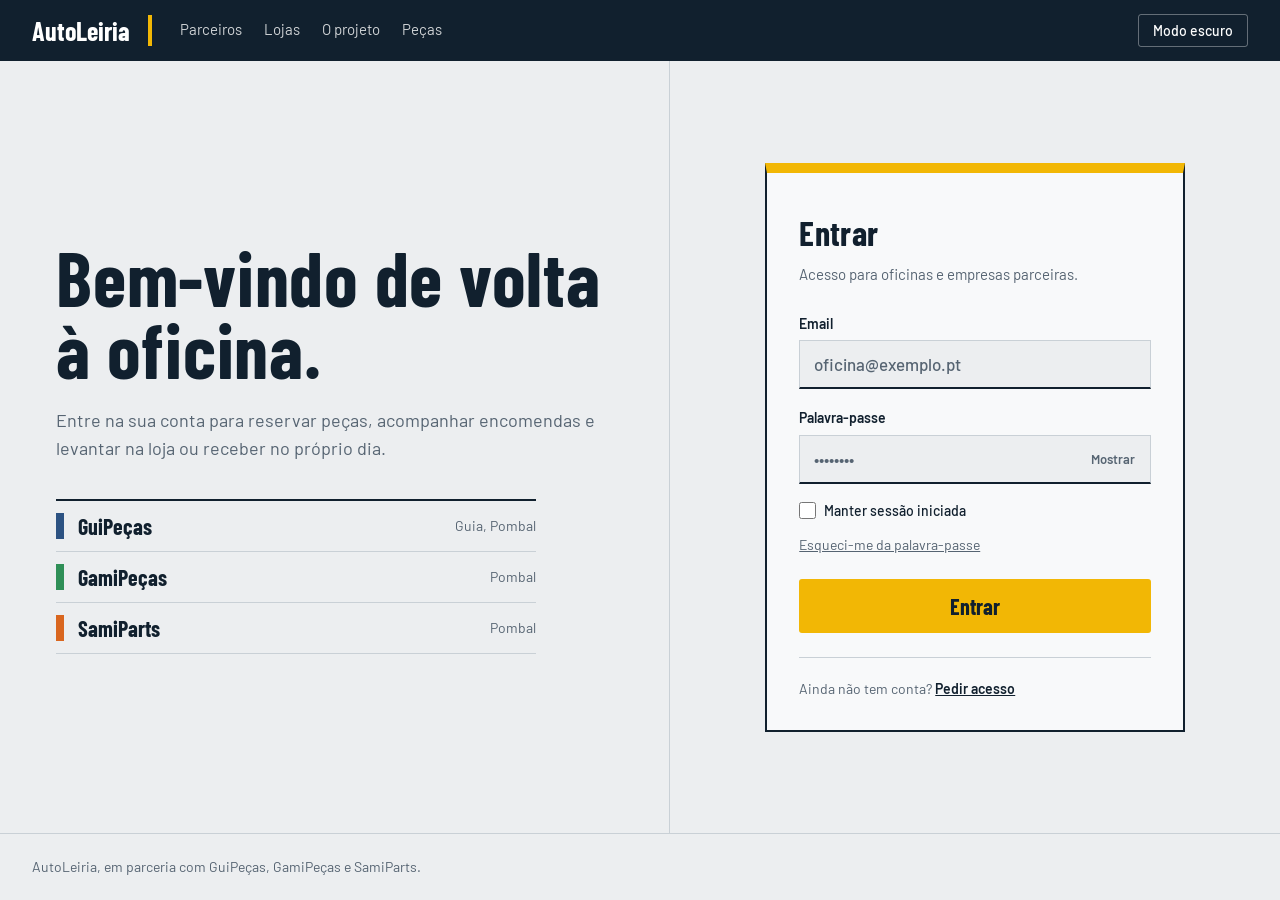
<file: Design/login.html>
<!DOCTYPE html>
<html lang="pt">
<head>
<meta charset="UTF-8">
<meta name="viewport" content="width=device-width, initial-scale=1.0">
<title>Entrar | AutoLeiria</title>
<link rel="preconnect" href="https://fonts.googleapis.com">
<link rel="preconnect" href="https://fonts.gstatic.com" crossorigin>
<link href="https://fonts.googleapis.com/css2?family=Barlow:wght@400;500;600&family=Barlow+Condensed:wght@600;700&display=swap" rel="stylesheet">
<style>
:root{
  --bg:#ECEEF0; --panel:#F8F9FA; --ink:#11202E; --steel:#566472; --line:#C9D0D6;
  --sinal:#F2B705; --gui:#2C5282; --gami:#2F8F57; --sami:#D9661F; --erro:#B42318;
}
body.dark{
  --bg:#12171B; --panel:#1A2127; --ink:#E6EBEF; --steel:#93A0AC; --line:#2F3A43;
  --gui:#6FA3DE; --gami:#5CC48A; --sami:#F08C4A; --erro:#F97066;
}
*{box-sizing:border-box;margin:0;padding:0}
body{font:400 16px/1.55 'Barlow',system-ui,sans-serif;background:var(--bg);color:var(--ink);min-height:100vh;display:flex;flex-direction:column;transition:background .25s,color .25s}
a{color:inherit}
:focus-visible{outline:3px solid var(--sinal);outline-offset:2px}
h1,h2,h3{font-family:'Barlow Condensed','Arial Narrow',sans-serif;font-weight:700;letter-spacing:.01em}

header{display:flex;align-items:center;gap:28px;padding:14px 32px;background:var(--ink);color:#fff;position:sticky;top:0;z-index:100}
body.dark header{background:#0B0F12}
.logo{font:700 26px 'Barlow Condensed',sans-serif;text-decoration:none;padding-right:18px;border-right:4px solid var(--sinal)}
nav{display:flex;gap:22px;font-size:15px;flex:1}
nav a{text-decoration:none;opacity:.8;padding:4px 0;border-bottom:2px solid transparent}
nav a:hover{opacity:1;border-color:var(--sinal)}
.hbtn{background:none;border:1px solid rgba(255,255,255,.35);color:#fff;font:500 14px 'Barlow',sans-serif;padding:7px 14px;border-radius:3px;cursor:pointer}
.hbtn:hover{background:rgba(255,255,255,.12)}

main{flex:1;display:grid;grid-template-columns:1.1fr 1fr}
.lado{padding:72px 56px;border-right:1px solid var(--line);display:flex;flex-direction:column;justify-content:center}
.lado h1{font-size:clamp(42px,6vw,76px);line-height:.95;max-width:9em;margin-bottom:22px}
.lado p{max-width:30em;color:var(--steel);font-size:18px;margin-bottom:36px}
.lista{border-top:2px solid var(--ink);max-width:30em}
.lista div{display:grid;grid-template-columns:8px 1fr auto;gap:14px;align-items:center;padding:12px 0;border-bottom:1px solid var(--line)}
.lista i{align-self:stretch;background:var(--c)}
.lista b{font:700 22px 'Barlow Condensed',sans-serif}
.lista span{font-size:14px;color:var(--steel)}

.form-wrap{display:flex;align-items:center;justify-content:center;padding:56px 32px}
.card{width:100%;max-width:420px;background:var(--panel);border:2px solid var(--ink);border-top:10px solid var(--sinal);padding:34px 32px 30px}
.card h2{font-size:34px;margin-bottom:4px}
.card .sub{color:var(--steel);margin-bottom:26px;font-size:15px}
label{display:block;font-weight:600;font-size:14px;margin-bottom:6px}
.campo{margin-bottom:18px}
.campo input[type=email],.campo input[type=password],.campo input[type=text]{width:100%;border:1px solid var(--line);border-bottom:2px solid var(--ink);background:var(--bg);color:var(--ink);font:500 17px 'Barlow',sans-serif;padding:13px 14px;border-radius:0}
.campo input::placeholder{color:var(--steel)}
.pw{position:relative}
.pw input{padding-right:84px!important}
.ver{position:absolute;right:6px;top:50%;transform:translateY(-50%);background:none;border:0;color:var(--steel);font:600 13px 'Barlow',sans-serif;padding:8px 10px;cursor:pointer}
.ver:hover{color:var(--ink)}
.linha{display:flex;justify-content:space-between;align-items:center;gap:12px;font-size:14px;margin:-2px 0 24px;flex-wrap:wrap}
.linha label{display:flex;align-items:center;gap:8px;margin:0;font-weight:500;cursor:pointer}
.linha input{width:17px;height:17px;accent-color:var(--ink)}
.linha a{color:var(--steel)}
.linha a:hover{color:var(--ink)}
.entrar{width:100%;border:0;background:var(--sinal);color:#11202E;font:700 22px 'Barlow Condensed',sans-serif;padding:14px;cursor:pointer;border-radius:3px}
.entrar:hover{filter:brightness(.94)}
.erro{display:none;color:var(--erro);font-size:14px;font-weight:500;margin-bottom:14px}
.erro.on{display:block}
.novo{margin-top:24px;padding-top:20px;border-top:1px solid var(--line);font-size:14px;color:var(--steel)}
.novo a{color:var(--ink);font-weight:600}

footer{padding:22px 32px;border-top:1px solid var(--line);color:var(--steel);font-size:14px}

@media(max-width:820px){
  header{padding:12px 16px;gap:14px}
  nav{display:none}
  .logo{flex:1;border-right:0}
  main{grid-template-columns:1fr}
  .lado{display:none}
  .form-wrap{padding:32px 18px}
  .card{padding:28px 22px 24px}
}
</style>
</head>
<body>

<header>
  <a class="logo" href="index.html">AutoLeiria</a>
  <nav>
    <a href="index.html#parceiros">Parceiros</a>
    <a href="index.html#lojas">Lojas</a>
    <a href="index.html#projeto">O projeto</a>
    <a href="index.html#pecas">Peças</a>
  </nav>
  <button class="hbtn" id="themeToggle" onclick="toggleTheme()">Modo escuro</button>
</header>

<main>
  <div class="lado">
    <h1>Bem-vindo de volta à oficina.</h1>
    <p>Entre na sua conta para reservar peças, acompanhar encomendas e levantar na loja ou receber no próprio dia.</p>
    <div class="lista">
      <div style="--c:var(--gui)"><i></i><b>GuiPeças</b><span>Guia, Pombal</span></div>
      <div style="--c:var(--gami)"><i></i><b>GamiPeças</b><span>Pombal</span></div>
      <div style="--c:var(--sami)"><i></i><b>SamiParts</b><span>Pombal</span></div>
    </div>
  </div>

  <div class="form-wrap">
    <form class="card" id="loginForm" novalidate>
      <h2>Entrar</h2>
      <p class="sub">Acesso para oficinas e empresas parceiras.</p>

      <div class="campo">
        <label for="email">Email</label>
        <input type="email" id="email" name="email" placeholder="oficina@exemplo.pt" autocomplete="email" required>
      </div>

      <div class="campo">
        <label for="pass">Palavra-passe</label>
        <div class="pw">
          <input type="password" id="pass" name="pass" placeholder="••••••••" autocomplete="current-password" required>
          <button type="button" class="ver" id="ver" aria-label="Mostrar palavra-passe">Mostrar</button>
        </div>
      </div>

      <div class="linha">
        <label><input type="checkbox" name="lembrar"> Manter sessão iniciada</label>
        <a href="#">Esqueci-me da palavra-passe</a>
      </div>

      <p class="erro" id="erro" role="alert">Introduza um email e uma palavra-passe válidos.</p>
      <button type="submit" class="entrar">Entrar</button>

      <p class="novo">Ainda não tem conta? <a href="#">Pedir acesso</a></p>
    </form>
  </div>
</main>

<footer>AutoLeiria, em parceria com GuiPeças, GamiPeças e SamiParts.</footer>

<script>
function toggleTheme(){
  var d = document.body.classList.toggle('dark');
  document.getElementById('themeToggle').textContent = d ? 'Modo claro' : 'Modo escuro';
}
if(window.matchMedia && window.matchMedia('(prefers-color-scheme: dark)').matches){
  document.body.classList.add('dark');
  document.getElementById('themeToggle').textContent = 'Modo claro';
}
document.getElementById('ver').addEventListener('click',function(){
  var p = document.getElementById('pass'), v = p.type === 'password';
  p.type = v ? 'text' : 'password';
  this.textContent = v ? 'Esconder' : 'Mostrar';
});
document.getElementById('loginForm').addEventListener('submit',function(e){
  e.preventDefault();
  var email = document.getElementById('email').value.trim();
  var pass = document.getElementById('pass').value;
  var ok = /^\S+@\S+\.\S+$/.test(email) && pass.length >= 6;
  document.getElementById('erro').classList.toggle('on', !ok);
  // if(ok){ ligar aqui ao backend de autenticação }
});
</script>
</body>
</html>
</file>
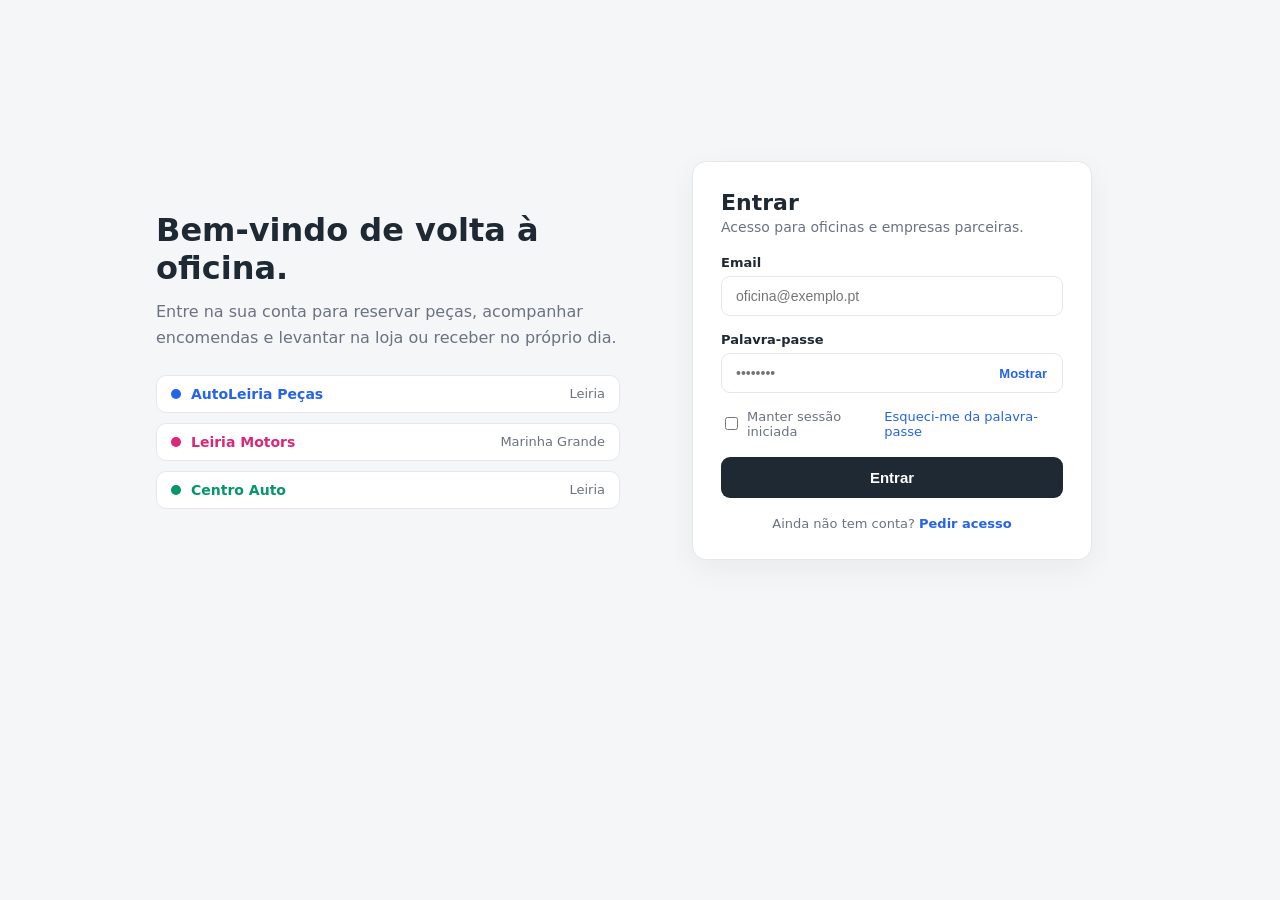
<file: Design/Html/login.html>
<!DOCTYPE html>
<html lang="pt">
<head>
<meta charset="UTF-8">
<meta name="viewport" content="width=device-width, initial-scale=1.0">
<title>Entrar | AutoLeiria</title>
<style>
  :root{
    --bg:#f4f6f8; --card:#fff; --txt:#1f2933; --muted:#6b7280; --line:#e5e7eb;
    --erro:#dc2626; --ok:#16a34a;
    --c1:#2563eb; --c2:#db2777; --c3:#059669;
  }
  *{box-sizing:border-box}
  body{margin:0;font-family:system-ui,-apple-system,"Segoe UI",Roboto,sans-serif;background:var(--bg);color:var(--txt)}
  .login-grid{max-width:1000px;margin:0 auto;padding:40px 16px;display:grid;grid-template-columns:1fr 1fr;gap:40px;align-items:center;min-height:80vh}
  .lado h1{font-size:clamp(24px,3vw,32px);margin:0 0 12px}
  .lado p{color:var(--muted);line-height:1.6;margin:0 0 24px}
  .lista{display:flex;flex-direction:column;gap:10px}
  .lista > div{display:flex;align-items:center;gap:10px;padding:10px 14px;background:var(--card);border:1px solid var(--line);border-radius:10px;font-size:14px;transition:.2s}
  .lista > div:hover{transform:translateX(4px)}
  .lista i{width:10px;height:10px;border-radius:50%;background:var(--c1);flex-shrink:0}
  .lista b{font-weight:600}
  .lista span{color:var(--muted);margin-left:auto;font-size:13px}
  .lista .c-c1 i{background:var(--c1)} .lista .c-c1 b{color:var(--c1)}
  .lista .c-c2 i{background:var(--c2)} .lista .c-c2 b{color:var(--c2)}
  .lista .c-c3 i{background:var(--c3)} .lista .c-c3 b{color:var(--c3)}

  .form-wrap{display:flex;justify-content:center}
  .card{background:var(--card);border:1px solid var(--line);border-radius:14px;padding:28px;width:100%;max-width:400px;box-shadow:0 10px 30px rgba(0,0,0,.05)}
  .card h2{margin:0 0 4px;font-size:22px}
  .card .sub{color:var(--muted);font-size:14px;margin:0 0 20px}
  .campo{margin-bottom:16px;display:flex;flex-direction:column;gap:6px}
  .campo label{font-size:13px;font-weight:600;color:var(--txt)}
  .campo input{padding:11px 14px;border:1px solid var(--line);border-radius:9px;font-size:14px;background:#fff;transition:.15s}
  .campo input:focus{outline:none;border-color:var(--c1);box-shadow:0 0 0 3px rgba(37,99,235,.12)}
  .pw{position:relative;display:flex}
  .pw input{flex:1;padding-right:80px}
  .pw .ver{position:absolute;right:6px;top:50%;transform:translateY(-50%);border:0;background:transparent;color:var(--c1);font-size:13px;font-weight:600;cursor:pointer;padding:6px 10px;border-radius:6px}
  .pw .ver:hover{background:rgba(37,99,235,.08)}
  .linha{display:flex;justify-content:space-between;align-items:center;font-size:13px;margin:8px 0 18px;color:var(--muted)}
  .linha label{display:flex;align-items:center;gap:6px;cursor:pointer}
  .linha a{color:var(--c1);text-decoration:none}
  .linha a:hover{text-decoration:underline}
  .erro{background:#fee2e2;color:var(--erro);padding:10px 14px;border-radius:8px;font-size:13px;margin:0 0 14px;animation:shake .35s}
  @keyframes shake{0%,100%{transform:translateX(0)}25%{transform:translateX(-6px)}75%{transform:translateX(6px)}}
  .entrar{width:100%;padding:12px;border:0;border-radius:9px;background:var(--txt);color:#fff;font-size:15px;font-weight:600;cursor:pointer;transition:.15s}
  .entrar:hover{opacity:.88}
  .entrar:disabled{opacity:.6;cursor:not-allowed}
  .novo{text-align:center;font-size:13px;color:var(--muted);margin:18px 0 0}
  .novo a{color:var(--c1);text-decoration:none;font-weight:600}
  .novo a:hover{text-decoration:underline}

  .toast{position:fixed;bottom:24px;left:50%;transform:translateX(-50%) translateY(80px);background:var(--txt);color:#fff;padding:12px 20px;border-radius:10px;font-size:14px;transition:.3s;z-index:9999;opacity:0}
  .toast.on{transform:translateX(-50%) translateY(0);opacity:1}

  @media(max-width:780px){.login-grid{grid-template-columns:1fr;gap:24px}}
</style>
</head>
<body>
<main class="login-grid">
  <div class="lado">
    <h1>Bem-vindo de volta à oficina.</h1>
    <p>Entre na sua conta para reservar peças, acompanhar encomendas e levantar na loja ou receber no próprio dia.</p>
    <div class="lista">
      <div class="c-c1"><i></i><b>AutoLeiria Peças</b><span>Leiria</span></div>
      <div class="c-c2"><i></i><b>Leiria Motors</b><span>Marinha Grande</span></div>
      <div class="c-c3"><i></i><b>Centro Auto</b><span>Leiria</span></div>
    </div>
  </div>

  <div class="form-wrap">
    <form class="card" id="loginForm" novalidate>
      <h2>Entrar</h2>
      <p class="sub">Acesso para oficinas e empresas parceiras.</p>

      <div class="campo">
        <label for="email">Email</label>
        <input type="email" id="email" placeholder="oficina@exemplo.pt" autocomplete="email" required>
      </div>

      <div class="campo">
        <label for="pass">Palavra-passe</label>
        <div class="pw">
          <input type="password" id="pass" placeholder="••••••••" autocomplete="current-password" required>
          <button type="button" class="ver" id="ver">Mostrar</button>
        </div>
      </div>

      <div class="linha">
        <label><input type="checkbox" id="lembrar"> Manter sessão iniciada</label>
        <a href="#" id="esqueci">Esqueci-me da palavra-passe</a>
      </div>

      <p class="erro" id="erro" style="display:none" role="alert"></p>
      <button type="submit" class="entrar" id="btnEntrar">Entrar</button>

      <p class="novo">Ainda não tem conta? <a href="#" id="pedir">Pedir acesso</a></p>
    </form>
  </div>
</main>

<div class="toast" id="toast"></div>

<script>
const $ = s => document.querySelector(s);
function toast(msg){
  const t = $('#toast'); t.textContent = msg; t.classList.add('on');
  clearTimeout(t._t); t._t = setTimeout(()=>t.classList.remove('on'), 2400);
}

/* Mostrar/ocultar password */
$('#ver').addEventListener('click', () => {
  const p = $('#pass');
  const mostrar = p.type === 'password';
  p.type = mostrar ? 'text' : 'password';
  $('#ver').textContent = mostrar ? 'Ocultar' : 'Mostrar';
});

/* Links */
$('#esqueci').addEventListener('click', e => { e.preventDefault(); toast('Pedido de recuperação enviado (demo).'); });
$('#pedir').addEventListener('click', e => { e.preventDefault(); toast('Pedido de acesso enviado (demo).'); });

/* Login (demo) */
const utilizadoresDemo = {
  'oficina@exemplo.pt': { nome:'Oficina Demo', pass:'123456' },
  'demo@autoleiria.pt': { nome:'Demo',         pass:'demo' }
};
let tentativas = 0;

$('#loginForm').addEventListener('submit', e => {
  e.preventDefault();
  const email = $('#email').value.trim().toLowerCase();
  const pass  = $('#pass').value;
  const erro  = $('#erro');

  if (tentativas >= 5){
    erro.textContent = 'Demasiadas tentativas. Recarregue a página.';
    erro.style.display = 'block';
    return;
  }
  if (!email || !pass){
    erro.textContent = 'Introduza um email e uma palavra-passe válidos.';
    erro.style.display = 'block';
    return;
  }

  const u = utilizadoresDemo[email];
  if (u && u.pass === pass){
    erro.style.display = 'none';
    $('#btnEntrar').disabled = true;
    $('#btnEntrar').textContent = 'A entrar…';
    toast('Bem-vindo, ' + u.nome + '!');
    setTimeout(() => {
      $('#btnEntrar').textContent = 'Entrado ✓';
      $('#btnEntrar').style.background = 'var(--ok)';
    }, 600);
    return;
  }

  tentativas++;
  erro.textContent = 'Email ou palavra-passe incorretos.';
  erro.style.display = 'block';
  erro.style.animation = 'none';
  void erro.offsetWidth;
  erro.style.animation = 'shake .35s';
  toast('Credenciais inválidas (demo: oficina@exemplo.pt / 123456)');
});
</script>
</body>
</html>
</file>
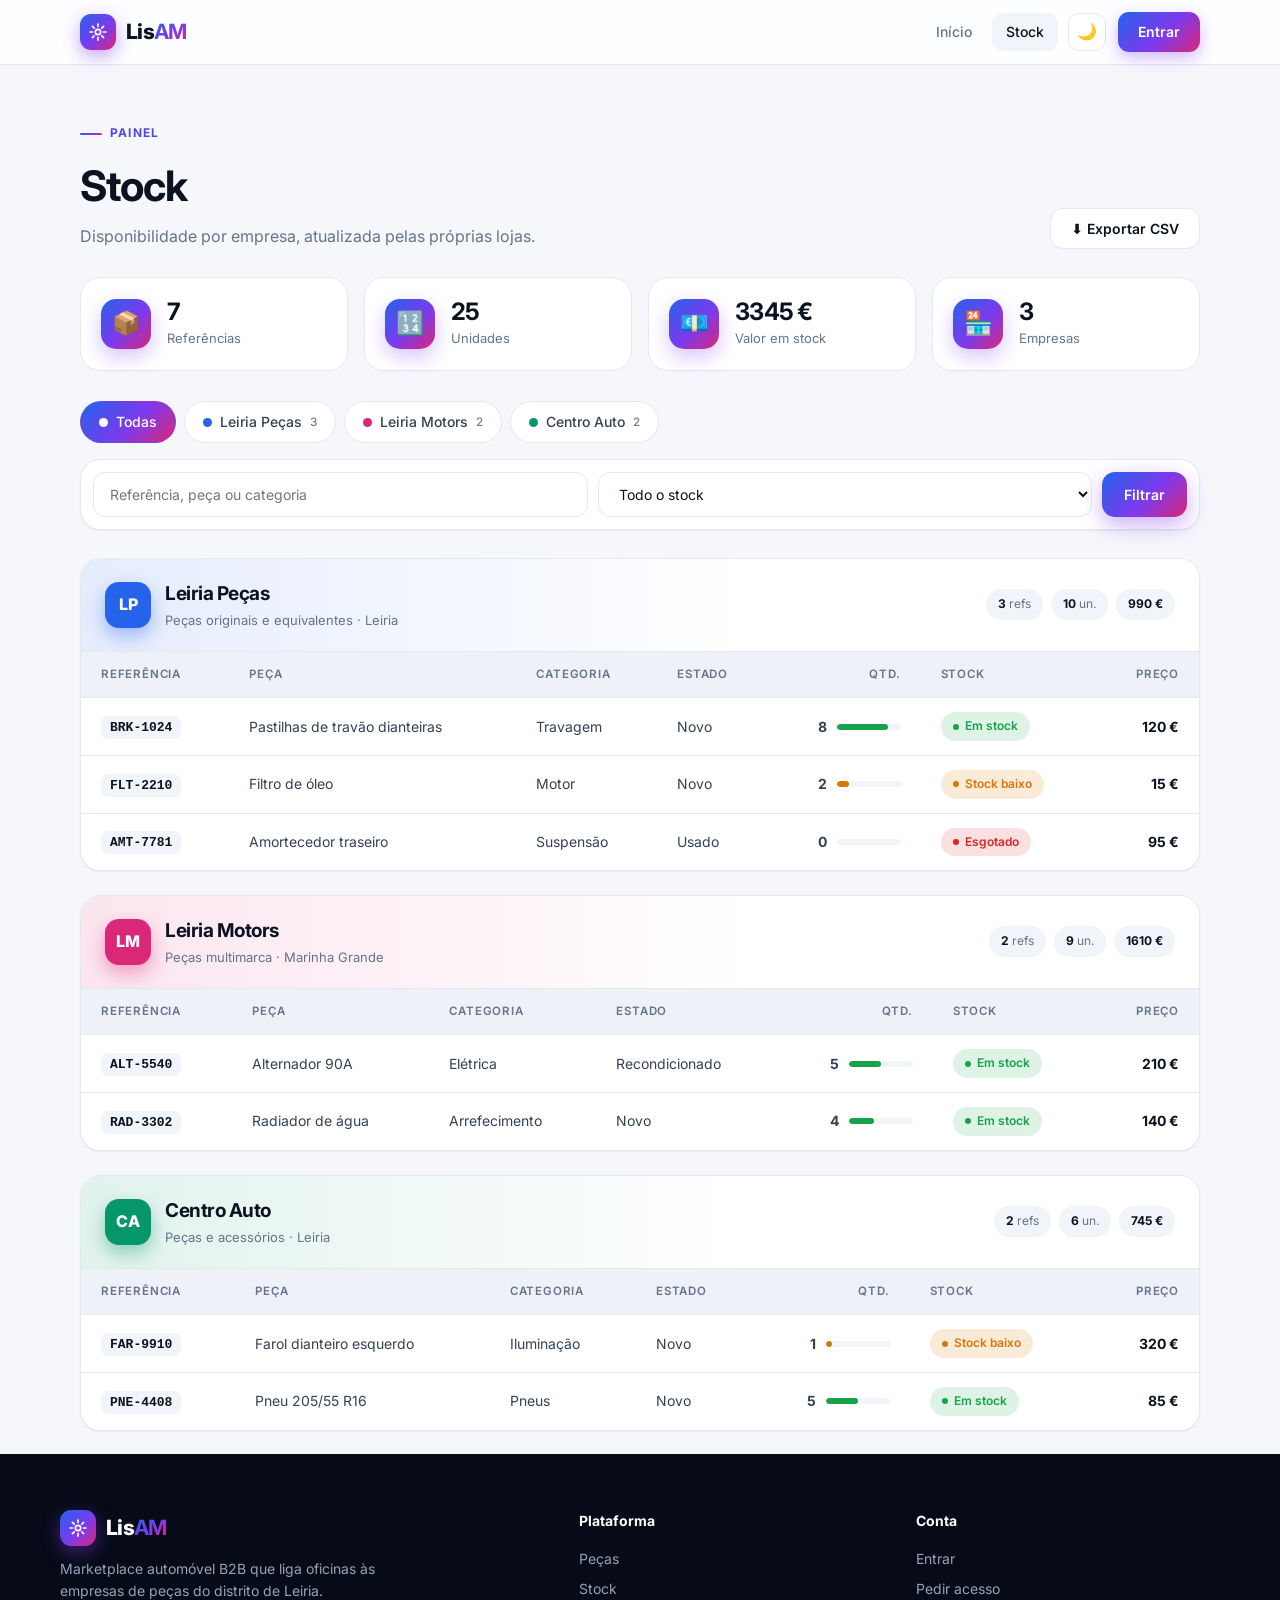
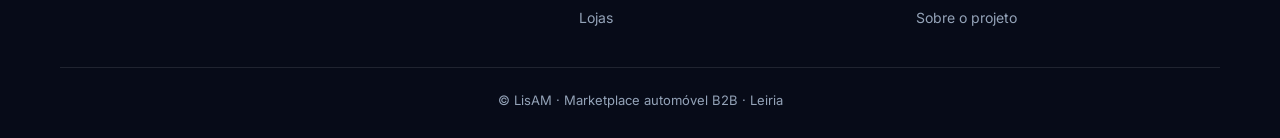
<file: Design/Html/stock.html>
<!DOCTYPE html>
<html lang="pt">
<head>
<meta charset="UTF-8">
<meta name="viewport" content="width=device-width, initial-scale=1.0">
<title>Stock | LisAM</title>
<script>try{var t=localStorage.getItem('lisam-theme');if(t)document.documentElement.dataset.theme=t}catch(e){}</script>
<link rel="preconnect" href="https://fonts.googleapis.com">
<link href="https://fonts.googleapis.com/css2?family=Inter:wght@400;500;600;700;800&display=swap" rel="stylesheet">
<style>
:root{
  --bg:#f6f7fb; --bg2:#eef1f8; --card:#fff; --ink:#0b1220; --txt:#334155; --muted:#64748b; --line:#e4e8f0;
  --brand:#4f46e5; --soft:#eef0ff; --chipbg:#f1f5f9; --head:rgba(255,255,255,.8);
  --ok:#16a34a; --baixo:#d97706; --esgotado:#dc2626;
  --c1:#2563eb; --c2:#db2777; --c3:#059669;
  --grad:linear-gradient(135deg,#2563eb 0%,#7c3aed 55%,#db2777 100%);
  --r:20px; --shadow-sm:0 1px 2px rgba(11,18,32,.05);
  --shadow:0 1px 2px rgba(11,18,32,.04),0 14px 40px rgba(60,40,140,.10);
}
[data-theme="dark"]{
  --bg:#080d1a; --bg2:#0e1528; --card:#111a30; --ink:#f1f5f9; --txt:#c3cde0; --muted:#8a98b4; --line:#1f2b48;
  --brand:#8b8cff; --soft:#1a2349; --chipbg:#1a2340; --head:rgba(8,13,26,.78);
  --shadow:0 1px 2px rgba(0,0,0,.3),0 14px 40px rgba(0,0,0,.35);
}
*{box-sizing:border-box}
html{scroll-behavior:smooth}
body{margin:0;font-family:Inter,system-ui,-apple-system,"Segoe UI",Roboto,sans-serif;background:var(--bg);color:var(--txt);line-height:1.55;-webkit-font-smoothing:antialiased;transition:background .3s,color .3s}
a{color:inherit}
h1,h2,h3{color:var(--ink);letter-spacing:-.025em}
.wrap{max-width:1160px;margin:0 auto;padding:0 20px}
section{margin-bottom:84px}
.gtext{background:var(--grad);-webkit-background-clip:text;background-clip:text;color:transparent}
.eyebrow{display:inline-flex;align-items:center;gap:8px;font-size:12px;font-weight:700;letter-spacing:.1em;text-transform:uppercase;color:var(--brand);margin-bottom:10px}
.eyebrow::before{content:"";width:22px;height:2px;border-radius:2px;background:var(--grad)}
.sec-head{margin-bottom:28px}
.sec-head h2{font-size:clamp(26px,3.4vw,36px);margin:0 0 8px;line-height:1.15}
.sec-head p{margin:0;color:var(--muted);max-width:620px;font-size:16px}

/* Revelar ao fazer scroll */
.rv{opacity:0;transform:translateY(26px);transition:opacity .7s ease,transform .7s cubic-bezier(.2,.7,.2,1)}
.rv.in{opacity:1;transform:none}
.rv:nth-child(2){transition-delay:.08s}.rv:nth-child(3){transition-delay:.16s}.rv:nth-child(4){transition-delay:.24s}

/* Header */
header.top{background:var(--head);backdrop-filter:saturate(180%) blur(16px);-webkit-backdrop-filter:saturate(180%) blur(16px);border-bottom:1px solid var(--line);position:sticky;top:0;z-index:100}
.top-inner{max-width:1160px;margin:0 auto;padding:12px 20px;display:flex;align-items:center;gap:20px}
.brand{display:flex;align-items:center;gap:10px;font-weight:800;font-size:21px;color:var(--ink);text-decoration:none;letter-spacing:-.03em}
.brand .mark{width:36px;height:36px;border-radius:11px;background:var(--grad);display:grid;place-items:center;box-shadow:0 6px 18px rgba(124,58,237,.45);transition:.4s}
.brand:hover .mark{transform:rotate(90deg) scale(1.05)}
.brand b{background:var(--grad);-webkit-background-clip:text;background-clip:text;color:transparent}
.top nav{display:flex;gap:6px;margin-left:auto;align-items:center}
.top nav a{color:var(--muted);text-decoration:none;font-size:14px;font-weight:500;padding:8px 14px;border-radius:11px;transition:.15s}
.top nav a:hover,.top nav a.active{color:var(--ink);background:var(--chipbg)}
.top nav a.cta{background:var(--grad);color:#fff;padding:9px 20px;margin-left:6px;font-weight:600;box-shadow:0 6px 16px rgba(124,58,237,.35)}
.top nav a.cta:hover{filter:brightness(1.08);transform:translateY(-1px)}
.theme{border:1px solid var(--line);background:var(--card);border-radius:11px;width:38px;height:38px;font-size:16px;cursor:pointer;transition:.2s;margin-left:4px}
.theme:hover{transform:rotate(20deg)}
.burger{display:none;margin-left:auto;border:1px solid var(--line);background:var(--card);color:var(--ink);border-radius:11px;width:40px;height:40px;font-size:18px;cursor:pointer}

/* Botões */
.btn{display:inline-flex;align-items:center;justify-content:center;gap:8px;border:0;border-radius:13px;padding:13px 24px;font-size:15px;font-weight:600;cursor:pointer;transition:.2s;text-decoration:none;font-family:inherit}
.btn-primary{background:var(--grad);color:#fff;box-shadow:0 8px 22px rgba(124,58,237,.4)}
.btn-primary:hover{transform:translateY(-2px);filter:brightness(1.08)}
.btn-light{background:#fff;color:#1e1b4b}
.btn-light:hover{transform:translateY(-2px);box-shadow:0 10px 24px rgba(0,0,0,.25)}

/* Hero */
.hero{position:relative;overflow:hidden;background:#070b18;color:#fff;padding:92px 20px 0}
.blob{position:absolute;border-radius:50%;filter:blur(90px);opacity:.55;animation:drift 14s ease-in-out infinite alternate;pointer-events:none}
.blob.b1{width:520px;height:520px;background:#2563eb;left:-120px;top:-160px}
.blob.b2{width:460px;height:460px;background:#7c3aed;right:-100px;top:-80px;animation-delay:-4s}
.blob.b3{width:380px;height:380px;background:#db2777;left:40%;top:200px;opacity:.28;animation-delay:-8s}
@keyframes drift{from{transform:translate(0,0) scale(1)}to{transform:translate(50px,40px) scale(1.15)}}
.hero::before{content:"";position:absolute;inset:0;background-image:linear-gradient(rgba(255,255,255,.05) 1px,transparent 1px),linear-gradient(90deg,rgba(255,255,255,.05) 1px,transparent 1px);background-size:46px 46px;mask-image:linear-gradient(#000 25%,transparent 85%);-webkit-mask-image:linear-gradient(#000 25%,transparent 85%)}
.hero-inner{position:relative;max-width:820px;margin:0 auto;text-align:center}
.pill{display:inline-flex;align-items:center;gap:9px;padding:7px 16px;border-radius:999px;background:rgba(255,255,255,.09);border:1px solid rgba(255,255,255,.18);font-size:13px;font-weight:500;margin-bottom:24px;backdrop-filter:blur(8px)}
.pill i{width:8px;height:8px;border-radius:50%;background:#34d399;animation:ping 1.8s infinite}
@keyframes ping{0%{box-shadow:0 0 0 0 rgba(52,211,153,.6)}100%{box-shadow:0 0 0 10px rgba(52,211,153,0)}}
.hero h1{color:#fff;font-size:clamp(34px,6vw,64px);line-height:1.04;margin:0 0 20px;font-weight:800}
.hero h1 em{font-style:normal;background:linear-gradient(90deg,#7dd3fc,#c4b5fd,#f9a8d4);-webkit-background-clip:text;background-clip:text;color:transparent;background-size:200% auto;animation:shine 5s linear infinite}
@keyframes shine{to{background-position:200% center}}
.hero p.lede{color:#b9c5de;font-size:18px;max-width:600px;margin:0 auto 32px}
.procura{display:flex;gap:8px;max-width:620px;margin:0 auto;background:#fff;padding:8px;border-radius:18px;box-shadow:0 24px 60px rgba(0,0,0,.45),0 0 0 6px rgba(255,255,255,.08)}
.procura input{flex:1;min-width:0;padding:13px 16px;border:0;font-size:16px;background:transparent;color:#0b1220;font-family:inherit}
.procura input:focus{outline:none}
.quick{display:flex;flex-wrap:wrap;gap:8px;justify-content:center;margin-top:20px}
.quick span{color:#8fa0c2;font-size:13px;align-self:center;margin-right:2px}
.quick a{color:#d3dcf0;font-size:13px;text-decoration:none;padding:6px 13px;border:1px solid rgba(255,255,255,.18);border-radius:999px;cursor:pointer;transition:.15s}
.quick a:hover{background:rgba(255,255,255,.14);color:#fff;transform:translateY(-1px)}
.float{position:absolute;display:flex;align-items:center;gap:12px;background:rgba(255,255,255,.1);border:1px solid rgba(255,255,255,.2);backdrop-filter:blur(14px);-webkit-backdrop-filter:blur(14px);padding:12px 16px;border-radius:16px;text-align:left;box-shadow:0 20px 40px rgba(0,0,0,.3);animation:bob 6s ease-in-out infinite}
.float .fe{width:40px;height:40px;border-radius:12px;background:rgba(255,255,255,.14);display:grid;place-items:center;font-size:20px}
.float .fe.ok{background:#16a34a;font-weight:800}
.float b{display:block;font-size:14px;color:#fff;line-height:1.2}
.float small{color:#b9c5de;font-size:12px}
.float.f1{left:-190px;top:30px}
.float.f2{right:-180px;top:70px;animation-delay:-2s}
.float.f3{left:-140px;top:250px;animation-delay:-4s}
@keyframes bob{0%,100%{transform:translateY(0)}50%{transform:translateY(-14px)}}
.stats{position:relative;max-width:940px;margin:64px auto 0;display:grid;grid-template-columns:repeat(4,1fr);background:var(--card);color:var(--txt);border-radius:22px 22px 0 0;box-shadow:0 -14px 50px rgba(0,0,0,.18)}
.stats div{padding:24px 12px;text-align:center;border-right:1px solid var(--line)}
.stats div:last-child{border-right:0}
.stats b{display:block;font-size:30px;letter-spacing:-.03em;background:var(--grad);-webkit-background-clip:text;background-clip:text;color:transparent}
.stats span{font-size:13px;color:var(--muted)}

/* Faixa de categorias */
.ticker{overflow:hidden;margin:34px 0 84px;border-block:1px solid var(--line);background:var(--card);mask-image:linear-gradient(90deg,transparent,#000 8%,#000 92%,transparent);-webkit-mask-image:linear-gradient(90deg,transparent,#000 8%,#000 92%,transparent)}
.track{display:flex;gap:46px;width:max-content;padding:16px 0;animation:roll 36s linear infinite}
.track span{font-weight:600;color:var(--muted);font-size:15px;white-space:nowrap}
.ticker:hover .track{animation-play-state:paused}
@keyframes roll{to{transform:translateX(-50%)}}

/* Parceiros */
.parceiros{display:grid;grid-template-columns:repeat(auto-fit,minmax(260px,1fr));gap:20px}
.parceiro{--cc:var(--c1);background:var(--card);border:1px solid var(--line);border-radius:var(--r);padding:26px;display:flex;flex-direction:column;gap:8px;position:relative;transition:.3s;cursor:pointer;overflow:hidden}
.parceiro::before{content:"";position:absolute;inset:0;background:radial-gradient(420px 200px at 100% 0%,color-mix(in srgb,var(--cc) 18%,transparent),transparent 70%);opacity:.7;transition:.3s}
.parceiro>*{position:relative}
.parceiro:hover{transform:translateY(-6px);box-shadow:0 22px 50px color-mix(in srgb,var(--cc) 22%,transparent);border-color:color-mix(in srgb,var(--cc) 50%,var(--line))}
.parceiro .av{width:52px;height:52px;border-radius:15px;display:grid;place-items:center;color:#fff;font-weight:800;font-size:17px;background:var(--cc);margin-bottom:6px;box-shadow:0 10px 22px color-mix(in srgb,var(--cc) 45%,transparent)}
.parceiro b{font-size:19px;color:var(--ink)}
.parceiro .d{font-size:14px;color:var(--muted);margin-top:-4px}
.parceiro .meta{display:flex;flex-wrap:wrap;gap:6px;margin-top:8px}
.tag{font-size:12px;padding:5px 11px;border-radius:999px;background:var(--chipbg);color:var(--txt);font-weight:500}
.tag.ver{background:rgba(22,163,74,.14);color:var(--ok)}
.parceiro .ft{margin-top:auto;padding-top:16px;display:flex;justify-content:space-between;font-size:13px;color:var(--muted);border-top:1px dashed var(--line)}
.parceiro .ft b{font-size:14px}
.parceiro .go{color:var(--cc);font-weight:600;font-size:13px}
.parceiro.c-c1{--cc:var(--c1)}.parceiro.c-c2{--cc:var(--c2)}.parceiro.c-c3{--cc:var(--c3)}

/* Categorias */
.cats{display:grid;grid-template-columns:repeat(auto-fill,minmax(128px,1fr));gap:12px}
.cats a{display:flex;flex-direction:column;align-items:center;gap:10px;text-decoration:none;color:var(--ink);background:var(--card);border:1px solid var(--line);border-radius:var(--r);padding:18px 10px;font-size:14px;font-weight:600;transition:.25s;cursor:pointer}
.cats a .ic{font-size:26px;width:54px;height:54px;border-radius:16px;background:var(--soft);display:grid;place-items:center;transition:.3s}
.cats a:hover{transform:translateY(-4px);border-color:var(--brand);box-shadow:var(--shadow)}
.cats a:hover .ic{transform:scale(1.12) rotate(-6deg);background:var(--grad)}
.cats a.on{border-color:var(--brand);background:var(--soft)}
.cats a.on .ic{background:var(--grad)}

/* Peças */
.toolbar{display:flex;flex-wrap:wrap;gap:10px;margin-bottom:20px;align-items:center}
.chips{display:flex;flex-wrap:wrap;gap:8px;flex:1}
.chips button{border:1px solid var(--line);background:var(--card);color:var(--txt);border-radius:999px;padding:8px 16px;font-size:13px;font-weight:500;cursor:pointer;font-family:inherit;transition:.15s}
.chips button:hover{border-color:var(--brand);color:var(--ink)}
.chips button.on{background:var(--grad);color:#fff;border-color:transparent}
.toolbar select,.filtros input,.filtros select,.campo input{background:var(--card);color:var(--ink);font-family:inherit}
.toolbar select{padding:10px 14px;border:1px solid var(--line);border-radius:12px;font-size:14px}
.pecas{display:grid;grid-template-columns:repeat(auto-fill,minmax(255px,1fr));gap:20px}
.peca{--cc:var(--c1);background:var(--card);border:1px solid var(--line);border-radius:var(--r);overflow:hidden;display:flex;flex-direction:column;transition:.3s;animation:pop .5s both;animation-delay:calc(var(--i,0)*60ms)}
@keyframes pop{from{opacity:0;transform:translateY(18px) scale(.97)}to{opacity:1;transform:none}}
.peca:hover{transform:translateY(-6px);box-shadow:0 22px 46px color-mix(in srgb,var(--cc) 20%,transparent);border-color:color-mix(in srgb,var(--cc) 45%,var(--line))}
.peca.c-c1{--cc:var(--c1)}.peca.c-c2{--cc:var(--c2)}.peca.c-c3{--cc:var(--c3)}
.peca .foto{height:140px;position:relative;display:grid;place-items:center;font-size:52px;background:radial-gradient(circle at 30% 20%,color-mix(in srgb,var(--cc) 28%,var(--card)),color-mix(in srgb,var(--cc) 6%,var(--card)) 70%);overflow:hidden}
.peca .foto::after{content:"";position:absolute;inset:0;background:linear-gradient(115deg,transparent 40%,rgba(255,255,255,.35) 50%,transparent 60%);transform:translateX(-120%);transition:.7s}
.peca:hover .foto::after{transform:translateX(120%)}
.peca .foto .em{transition:.4s;filter:drop-shadow(0 8px 12px rgba(0,0,0,.18))}
.peca:hover .foto .em{transform:scale(1.18) rotate(-6deg)}
.peca .foto strong{position:absolute;top:12px;left:12px;font-size:11px;font-weight:600;background:var(--card);padding:4px 11px;border-radius:999px;color:var(--ink);box-shadow:var(--shadow-sm)}
.peca .foto small{position:absolute;top:12px;right:12px;font-size:11px;font-weight:600;color:#fff;background:var(--ok);padding:4px 10px;border-radius:999px}
.peca .pb{padding:18px;display:flex;flex-direction:column;gap:4px;flex:1}
.peca h3{margin:0;font-size:16px;line-height:1.3}
.peca .ref{margin:0;font-size:12px;color:var(--muted);font-family:ui-monospace,monospace}
.peca .loja{margin:8px 0 0;font-size:13px;color:var(--muted);display:flex;align-items:center;gap:7px}
.peca .loja::before{content:"";width:8px;height:8px;border-radius:50%;background:var(--cc)}
.peca .pf{margin-top:auto;display:flex;justify-content:space-between;align-items:center;padding-top:16px}
.peca .preco{font-size:22px;font-weight:800;color:var(--ink);letter-spacing:-.03em}
.peca .res{padding:10px 18px;border:0;border-radius:11px;background:var(--grad);color:#fff;font-size:13px;font-weight:600;cursor:pointer;transition:.2s;font-family:inherit}
.peca .res:hover{transform:scale(1.05);filter:brightness(1.08)}
.peca .res.ok,.peca .res:disabled{background:var(--ok);transform:none}
.vazio-box{grid-column:1/-1;text-align:center;padding:56px 16px;background:var(--card);border:1px dashed var(--line);border-radius:var(--r);color:var(--muted)}
.vazio-box b{display:block;font-size:34px;margin-bottom:6px}

/* Como funciona */
.passos{display:grid;grid-template-columns:repeat(3,1fr);gap:20px;position:relative}
.passo{background:var(--card);border:1px solid var(--line);border-radius:var(--r);padding:28px;position:relative;transition:.3s;overflow:hidden}
.passo:hover{transform:translateY(-5px);box-shadow:var(--shadow)}
.passo .n{position:absolute;right:18px;top:6px;font-size:84px;font-weight:800;letter-spacing:-.05em;color:var(--chipbg);line-height:1;user-select:none}
.passo .pi{position:relative;width:54px;height:54px;border-radius:16px;background:var(--grad);display:grid;place-items:center;font-size:26px;margin-bottom:18px;box-shadow:0 10px 24px rgba(124,58,237,.35)}
.passo h3{position:relative;margin:0 0 6px;font-size:19px}
.passo p{position:relative;margin:0;font-size:14.5px;color:var(--muted)}

/* Mapa */
.mapa-top{display:flex;flex-wrap:wrap;justify-content:space-between;align-items:end;gap:12px;margin-bottom:20px}
.leg{display:flex;gap:16px;flex-wrap:wrap;font-size:13px;font-weight:600}
.leg span{display:inline-flex;align-items:center;gap:7px}
.leg span::before{content:"";width:11px;height:11px;border-radius:50%;background:currentColor}
.leg .c-c1{color:var(--c1)}.leg .c-c2{color:var(--c2)}.leg .c-c3{color:var(--c3)}
#mapa{height:440px;border-radius:var(--r);border:1px solid var(--line);overflow:hidden;box-shadow:var(--shadow)}
.pin{width:36px;height:36px;border-radius:50% 50% 50% 4px;transform:rotate(-45deg);background:var(--c,#2563eb);display:flex;align-items:center;justify-content:center;border:3px solid #fff;box-shadow:0 6px 16px rgba(0,0,0,.35)}
.pin span{transform:rotate(45deg);color:#fff;font-weight:700;font-size:11px}

/* Sobre */
.sobre{display:grid;grid-template-columns:1fr 1.1fr;gap:44px;background:#070b18;color:#cbd5e1;border-radius:28px;padding:54px;position:relative;overflow:hidden}
.sobre::before{content:"";position:absolute;width:480px;height:480px;right:-140px;top:-180px;background:radial-gradient(circle,rgba(124,58,237,.5),transparent 65%)}
.sobre::after{content:"";position:absolute;width:420px;height:420px;left:-160px;bottom:-200px;background:radial-gradient(circle,rgba(37,99,235,.4),transparent 65%)}
.sobre>*{position:relative;z-index:1}
.sobre h2{color:#fff;font-size:clamp(26px,3.4vw,36px);margin:0 0 12px;line-height:1.15}
.sobre .eyebrow{color:#a5b4fc}
.lead{line-height:1.75;color:#aab6cc}
.pontos{display:grid;grid-template-columns:1fr 1fr;gap:14px}
.pontos div{background:rgba(255,255,255,.06);border:1px solid rgba(255,255,255,.1);border-radius:16px;padding:18px;transition:.25s}
.pontos div:hover{background:rgba(255,255,255,.1);transform:translateY(-3px)}
.pontos .pe{font-size:22px;margin-bottom:6px;display:block}
.pontos h3{margin:0 0 4px;font-size:15px;color:#fff}
.pontos p{margin:0;font-size:13px;color:#a9b6cd;line-height:1.55}

/* Banner final */
.cta-band{display:flex;flex-wrap:wrap;gap:20px;justify-content:space-between;align-items:center;background:var(--grad);border-radius:28px;padding:44px 48px;color:#fff;position:relative;overflow:hidden;box-shadow:0 24px 60px rgba(124,58,237,.35)}
.cta-band::after{content:"";position:absolute;width:300px;height:300px;right:-60px;top:-120px;border-radius:50%;background:rgba(255,255,255,.14)}
.cta-band h2{color:#fff;margin:0 0 6px;font-size:clamp(24px,3vw,32px)}
.cta-band p{margin:0;opacity:.88}
.cta-band>*{position:relative;z-index:1}

/* Footer */
footer.foot{background:#070b18;color:#94a3b8;padding:56px 20px 28px;margin-top:20px;font-size:14px}
.foot-grid{max-width:1160px;margin:0 auto;display:grid;grid-template-columns:1.6fr 1fr 1fr;gap:32px}
.foot .brand{color:#fff;margin-bottom:12px}
.foot h4{color:#fff;margin:0 0 12px;font-size:14px}
.foot-grid a:not(.brand){display:block;color:#94a3b8;text-decoration:none;padding:4px 0;transition:.15s}
.foot-grid a:not(.brand):hover{color:#fff;transform:translateX(3px)}
.foot p{margin:0;max-width:340px}
.foot .copy{max-width:1160px;margin:34px auto 0;padding-top:22px;border-top:1px solid rgba(255,255,255,.1);font-size:13px;text-align:center}

/* Toast */
.toast{position:fixed;bottom:24px;left:50%;transform:translateX(-50%) translateY(90px);background:#0b1220;color:#fff;padding:14px 24px;border-radius:14px;font-size:14px;font-weight:500;transition:.35s;z-index:9999;opacity:0;pointer-events:none;box-shadow:0 16px 40px rgba(0,0,0,.35);border:1px solid rgba(255,255,255,.12)}
.toast.on{transform:translateX(-50%) translateY(0);opacity:1}

/* Stock */
.page-head{padding:52px 0 28px;display:flex;flex-wrap:wrap;justify-content:space-between;align-items:end;gap:16px}
.page-head h1{margin:0 0 6px;font-size:clamp(30px,4vw,42px)}
.page-head p{margin:0;color:var(--muted)}
.btn-ghost{background:var(--card);color:var(--ink);border:1px solid var(--line);padding:11px 20px;font-size:14px}
.btn-ghost:hover{border-color:var(--brand);transform:translateY(-2px)}
.resumo{display:grid;grid-template-columns:repeat(auto-fit,minmax(200px,1fr));gap:16px;margin-bottom:30px}
.resumo>div{background:var(--card);border:1px solid var(--line);border-radius:var(--r);padding:20px;display:flex;align-items:center;gap:16px;transition:.25s}
.resumo>div:hover{transform:translateY(-4px);box-shadow:var(--shadow)}
.resumo .ic{width:50px;height:50px;border-radius:15px;background:var(--grad);display:grid;place-items:center;font-size:23px;flex-shrink:0;box-shadow:0 8px 20px rgba(124,58,237,.3)}
.resumo b{display:block;font-size:24px;color:var(--ink);letter-spacing:-.03em;line-height:1.15}
.resumo span{color:var(--muted);font-size:13px}
.tabs{display:flex;flex-wrap:wrap;gap:8px;margin-bottom:16px}
.tabs a{text-decoration:none;color:var(--txt);background:var(--card);border:1px solid var(--line);border-radius:999px;padding:9px 18px;font-size:14px;font-weight:500;transition:.15s;cursor:pointer;display:inline-flex;align-items:center;gap:8px}
.tabs a::before{content:"";width:9px;height:9px;border-radius:50%;background:var(--grad)}
.tabs a.c-c1::before{background:var(--c1)}.tabs a.c-c2::before{background:var(--c2)}.tabs a.c-c3::before{background:var(--c3)}
.tabs a:hover{border-color:var(--brand)}
.tabs a.on{background:var(--grad);color:#fff;border-color:transparent}
.tabs a.on::before{background:#fff}
.tabs a small{opacity:.7}
.filtros{display:flex;flex-wrap:wrap;gap:10px;margin-bottom:28px;background:var(--card);border:1px solid var(--line);border-radius:var(--r);padding:12px;box-shadow:var(--shadow-sm)}
.filtros input,.filtros select{padding:12px 16px;border:1px solid var(--line);border-radius:12px;font-size:14px;min-width:180px;flex:1}
.filtros input:focus,.filtros select:focus,.campo input:focus{outline:none;border-color:var(--brand);box-shadow:0 0 0 4px color-mix(in srgb,var(--brand) 18%,transparent)}
.filtros .btn{padding:12px 22px;font-size:14px}
.filtros .limpar{display:inline-flex;align-items:center;padding:0 12px;color:var(--brand);font-size:14px;font-weight:600;cursor:pointer;text-decoration:none}
.empresa{--cc:var(--c1);background:var(--card);border:1px solid var(--line);border-radius:var(--r);margin-bottom:24px;overflow:hidden;animation:pop .5s both;box-shadow:var(--shadow-sm)}
.empresa.c-c1{--cc:var(--c1)}.empresa.c-c2{--cc:var(--c2)}.empresa.c-c3{--cc:var(--c3)}
.empresa-top{display:flex;flex-wrap:wrap;justify-content:space-between;align-items:center;gap:14px;padding:20px 24px;border-bottom:1px solid var(--line);background:linear-gradient(90deg,color-mix(in srgb,var(--cc) 12%,var(--card)),var(--card) 60%)}
.empresa-id{display:flex;align-items:center;gap:14px}
.empresa-id .av{width:46px;height:46px;border-radius:14px;background:var(--cc);color:#fff;display:grid;place-items:center;font-weight:800;box-shadow:0 8px 18px color-mix(in srgb,var(--cc) 40%,transparent)}
.empresa-top h2{margin:0 0 2px;font-size:19px}
.empresa-top .sub{margin:0;color:var(--muted);font-size:13px}
.empresa-n{display:flex;gap:8px;flex-wrap:wrap}
.empresa-n span{font-size:12px;background:var(--chipbg);padding:6px 12px;border-radius:999px;color:var(--muted)}
.empresa-n b{color:var(--ink)}
.tabela-wrap{overflow-x:auto}
.tabela{width:100%;border-collapse:collapse;font-size:14px}
.tabela th,.tabela td{padding:14px 20px;text-align:left;border-bottom:1px solid var(--line);white-space:nowrap}
.tabela th{background:var(--bg2);font-weight:600;color:var(--muted);font-size:11.5px;text-transform:uppercase;letter-spacing:.07em}
.tabela tr:last-child td{border-bottom:0}
.tabela tbody tr{transition:background .15s}
.tabela tbody tr:hover{background:var(--bg2)}
.tabela .r{text-align:right}
.tabela .ref b{font-family:ui-monospace,monospace;font-size:13px;background:var(--chipbg);color:var(--ink);padding:4px 9px;border-radius:7px}
.tabela .preco-s{font-weight:700;color:var(--ink)}
.q{display:flex;align-items:center;gap:10px;justify-content:flex-end}
.qbar{width:64px;height:6px;background:var(--chipbg);border-radius:6px;overflow:hidden}
.qbar i{display:block;height:100%;border-radius:6px;background:var(--ok)}
.qbar i.baixo{background:var(--baixo)}.qbar i.esgotado{background:var(--esgotado)}
.chip{display:inline-flex;align-items:center;gap:6px;padding:5px 12px;border-radius:999px;font-size:12px;font-weight:600}
.chip::before{content:"";width:6px;height:6px;border-radius:50%;background:currentColor}
.chip.ok{background:rgba(22,163,74,.14);color:var(--ok)}
.chip.baixo{background:rgba(217,119,6,.15);color:var(--baixo)}
.chip.esgotado{background:rgba(220,38,38,.14);color:var(--esgotado)}
.vazio{padding:30px 24px;color:var(--muted);font-size:14px;margin:0}

/* Login */
.login-page{display:grid;grid-template-columns:1.05fr 1fr;min-height:calc(100vh - 62px)}
.login-side{background:#070b18;color:#fff;padding:64px 52px;display:flex;flex-direction:column;justify-content:center;position:relative;overflow:hidden}
.login-side::before{content:"";position:absolute;inset:0;background-image:linear-gradient(rgba(255,255,255,.045) 1px,transparent 1px),linear-gradient(90deg,rgba(255,255,255,.045) 1px,transparent 1px);background-size:46px 46px;mask-image:linear-gradient(#000,transparent 95%);-webkit-mask-image:linear-gradient(#000,transparent 95%)}
.login-side>div{position:relative;max-width:500px}
.login-side h1{color:#fff;font-size:clamp(30px,3.6vw,46px);line-height:1.08;margin:0 0 16px}
.login-side p{color:#b9c5de;line-height:1.65;margin:0 0 26px}
.vant{display:flex;flex-direction:column;gap:12px;margin-bottom:28px}
.vant div{display:flex;align-items:center;gap:12px;font-size:14.5px;color:#d3dcf0}
.vant span{width:36px;height:36px;border-radius:11px;background:rgba(255,255,255,.1);display:grid;place-items:center;font-size:17px;flex-shrink:0}
.lista{display:flex;flex-direction:column;gap:10px}
.lista>div{display:flex;align-items:center;gap:12px;padding:13px 16px;background:rgba(255,255,255,.07);border:1px solid rgba(255,255,255,.12);border-radius:14px;font-size:14px;transition:.25s;backdrop-filter:blur(8px)}
.lista>div:hover{transform:translateX(6px);background:rgba(255,255,255,.12)}
.lista i{width:10px;height:10px;border-radius:50%;flex-shrink:0}
.lista .c-c1 i{background:var(--c1);box-shadow:0 0 0 4px rgba(37,99,235,.35)}
.lista .c-c2 i{background:var(--c2);box-shadow:0 0 0 4px rgba(219,39,119,.35)}
.lista .c-c3 i{background:var(--c3);box-shadow:0 0 0 4px rgba(5,150,105,.35)}
.lista b{font-weight:600}
.lista span{color:#9fb0cc;margin-left:auto;font-size:13px}
.form-wrap{display:flex;justify-content:center;align-items:center;padding:40px 20px;position:relative;overflow:hidden}
.form-wrap .blob{opacity:.18}
.card{position:relative;background:var(--card);border:1px solid var(--line);border-radius:26px;padding:40px;width:100%;max-width:430px;box-shadow:var(--shadow)}
.card::before{content:"";position:absolute;inset:-1px;border-radius:27px;padding:1px;background:var(--grad);-webkit-mask:linear-gradient(#000 0 0) content-box,linear-gradient(#000 0 0);-webkit-mask-composite:xor;mask-composite:exclude;opacity:.55;pointer-events:none}
.card h2{margin:0 0 4px;font-size:28px}
.card .sub{color:var(--muted);font-size:14px;margin:0 0 26px}
.campo{margin-bottom:18px;display:flex;flex-direction:column;gap:7px}
.campo label{font-size:13px;font-weight:600;color:var(--ink)}
.campo input{padding:13px 16px;border:1px solid var(--line);border-radius:13px;font-size:15px;transition:.15s}
.pw{position:relative;display:flex}
.pw input{flex:1;padding-right:90px}
.pw .ver{position:absolute;right:6px;top:50%;transform:translateY(-50%);border:0;background:transparent;color:var(--brand);font-size:13px;font-weight:600;cursor:pointer;padding:7px 11px;border-radius:8px;font-family:inherit}
.pw .ver:hover{background:var(--soft)}
.linha{display:flex;justify-content:space-between;align-items:center;font-size:13px;margin:8px 0 22px;color:var(--muted);gap:8px;flex-wrap:wrap}
.linha label{display:flex;align-items:center;gap:7px;cursor:pointer}
.linha a{color:var(--brand);text-decoration:none;font-weight:500}
.linha a:hover{text-decoration:underline}
.erro{background:rgba(220,38,38,.12);color:var(--esgotado);padding:11px 15px;border-radius:11px;font-size:13px;margin:0 0 16px}
.erro.shake{animation:shake .35s}
@keyframes shake{0%,100%{transform:translateX(0)}25%{transform:translateX(-7px)}75%{transform:translateX(7px)}}
.entrar{width:100%;padding:14px;border:0;border-radius:14px;background:var(--grad);color:#fff;font-size:15px;font-weight:600;cursor:pointer;transition:.2s;font-family:inherit;box-shadow:0 10px 26px rgba(124,58,237,.38)}
.entrar:hover{transform:translateY(-2px);filter:brightness(1.08)}
.entrar:disabled{opacity:.8;cursor:not-allowed;transform:none}
.novo{text-align:center;font-size:13px;color:var(--muted);margin:22px 0 0}
.novo a{color:var(--brand);text-decoration:none;font-weight:600}
.novo a:hover{text-decoration:underline}
.demo-hint{margin-top:20px;padding:11px 15px;background:var(--soft);border-radius:12px;font-size:12.5px;color:var(--brand);text-align:center}

@media(max-width:1180px){.float{display:none}}
@media(max-width:860px){
  .burger{display:block}
  .top nav{display:none;position:absolute;top:100%;left:0;right:0;background:var(--card);border-bottom:1px solid var(--line);flex-direction:column;align-items:stretch;padding:12px 20px 16px;margin:0}
  .top nav.open{display:flex}
  .top nav a.cta{margin:6px 0 0;text-align:center}
  .theme{align-self:flex-start;margin:6px 0 0}
  .stats{grid-template-columns:repeat(2,1fr)}
  .stats div:nth-child(2){border-right:0}
  .stats div:nth-child(-n+2){border-bottom:1px solid var(--line)}
  .sobre{grid-template-columns:1fr;padding:30px}
  .pontos{grid-template-columns:1fr}
  .passos{grid-template-columns:1fr}
  .foot-grid{grid-template-columns:1fr}
  .login-page{grid-template-columns:1fr}
  .login-side{padding:44px 24px}
  .hero{padding-top:60px}
  .cta-band{padding:32px 26px}
}
@media(prefers-reduced-motion:reduce){*{animation:none!important;transition:none!important}.rv{opacity:1;transform:none}}

</style>
</head>
<body>

<header class="top">
  <div class="top-inner">
    <a href="index.html" class="brand"><span class="mark"><svg viewBox="0 0 24 24" width="20" height="20" fill="none" stroke="#fff" stroke-width="2" stroke-linecap="round" stroke-linejoin="round"><circle cx="12" cy="12" r="3.2"/><path d="M12 2.5v3M12 18.5v3M2.5 12h3M18.5 12h3M5.3 5.3l2.1 2.1M16.6 16.6l2.1 2.1M5.3 18.7l2.1-2.1M16.6 7.4l2.1-2.1"/></svg></span><span>Lis<b>AM</b></span></a>
    <button class="burger" aria-label="Menu">☰</button>
    <nav>
      <a href="index.html">Início</a>
      <a href="stock.html" class="active">Stock</a>
      <button class="theme" id="tema" type="button" aria-label="Alternar tema claro/escuro">🌙</button>
      <a href="login.html" class="cta">Entrar</a>
    </nav>
  </div>
</header>

<main class="wrap">
  <div class="page-head">
    <div>
      <span class="eyebrow">Painel</span>
      <h1>Stock</h1>
      <p>Disponibilidade por empresa, atualizada pelas próprias lojas.</p>
    </div>
    <button class="btn btn-ghost" id="exportar" type="button">⬇ Exportar CSV</button>
  </div>

  <div class="resumo" id="resumo"></div>
  <div class="tabs" id="tabs"></div>

  <form class="filtros" id="filtros" onsubmit="return false">
    <input type="text" id="qStock" placeholder="Referência, peça ou categoria" aria-label="Pesquisar no stock">
    <select id="estado" aria-label="Estado do stock">
      <option value="">Todo o stock</option>
      <option value="ok">Em stock</option>
      <option value="baixo">Stock baixo</option>
      <option value="esgotado">Esgotado</option>
    </select>
    <button class="btn btn-primary" type="submit">Filtrar</button>
    <a class="limpar" id="limpar" style="display:none">Limpar</a>
  </form>

  <div id="conteudoStock"></div>
</main>

<footer class="foot">
  <div class="foot-grid">
    <div>
      <a href="index.html" class="brand"><span class="mark"><svg viewBox="0 0 24 24" width="20" height="20" fill="none" stroke="#fff" stroke-width="2" stroke-linecap="round" stroke-linejoin="round"><circle cx="12" cy="12" r="3.2"/><path d="M12 2.5v3M12 18.5v3M2.5 12h3M18.5 12h3M5.3 5.3l2.1 2.1M16.6 16.6l2.1 2.1M5.3 18.7l2.1-2.1M16.6 7.4l2.1-2.1"/></svg></span><span>Lis<b>AM</b></span></a>
      <p>Marketplace automóvel B2B que liga oficinas às empresas de peças do distrito de Leiria.</p>
    </div>
    <div><h4>Plataforma</h4><a href="index.html#pecas">Peças</a><a href="stock.html">Stock</a><a href="index.html#lojas">Lojas</a></div>
    <div><h4>Conta</h4><a href="login.html">Entrar</a><a href="login.html">Pedir acesso</a><a href="index.html#projeto">Sobre o projeto</a></div>
  </div>
  <div class="copy">© LisAM · Marketplace automóvel B2B · Leiria</div>
</footer>
<div class="toast" id="toast"></div>

<script>
const $ = s => document.querySelector(s);
const esc = s => String(s).replace(/[&<>"']/g, c => ({'&':'&amp;','<':'&lt;','>':'&gt;','"':'&quot;',"'":'&#39;'}[c]));
const eur = v => new Intl.NumberFormat('pt-PT').format(v) + ' €';
function toast(msg, ms = 2400){
  const t = $('#toast'); t.textContent = msg; t.classList.add('on');
  clearTimeout(t._t); t._t = setTimeout(() => t.classList.remove('on'), ms);
}

/* Menu móvel */
const burger = $('.burger');
if (burger) burger.addEventListener('click', () => $('.top nav').classList.toggle('open'));

/* Tema claro/escuro */
const temaBtn = $('#tema');
function pintarTema(){ if (temaBtn) temaBtn.textContent = document.documentElement.dataset.theme === 'dark' ? '☀️' : '🌙'; }
pintarTema();
if (temaBtn) temaBtn.addEventListener('click', () => {
  const novo = document.documentElement.dataset.theme === 'dark' ? 'light' : 'dark';
  document.documentElement.dataset.theme = novo;
  try { localStorage.setItem('lisam-theme', novo); } catch (e) {}
  pintarTema();
});

/* Animação ao fazer scroll + contadores */
function countUp(el){
  const n = parseFloat(el.dataset.count), suf = el.dataset.suf || '', t0 = performance.now(), d = 1300;
  (function f(t){
    const p = Math.min(1, (t - t0) / d);
    el.textContent = Math.round(n * (1 - Math.pow(1 - p, 3))) + suf;
    if (p < 1) requestAnimationFrame(f);
  })(t0);
}
const io = 'IntersectionObserver' in window ? new IntersectionObserver(es => es.forEach(e => {
  if (!e.isIntersecting) return;
  e.target.classList.add('in');
  e.target.querySelectorAll('[data-count]').forEach(countUp);
  io.unobserve(e.target);
}), {threshold: .12}) : null;
function reveal(root = document){
  root.querySelectorAll('.rv:not(.in)').forEach(el => {
    if (io) io.observe(el);
    else { el.classList.add('in'); el.querySelectorAll('[data-count]').forEach(countUp); }
  });
}

</script>
<script>
const parceiros = [
  {cor:'c1', nome:'Leiria Peças',  sigla:'LP', desc:'Peças originais e equivalentes', local:'Leiria'},
  {cor:'c2', nome:'Leiria Motors', sigla:'LM', desc:'Peças multimarca',              local:'Marinha Grande'},
  {cor:'c3', nome:'Centro Auto',   sigla:'CA', desc:'Peças e acessórios',            local:'Leiria'}
];
const stock = {
  c1: [
    {ref:'BRK-1024', titulo:'Pastilhas de travão dianteiras', cat:'Travagem',      estado:'Novo',           qtd:8, preco:120},
    {ref:'FLT-2210', titulo:'Filtro de óleo',                 cat:'Motor',         estado:'Novo',           qtd:2, preco:15},
    {ref:'AMT-7781', titulo:'Amortecedor traseiro',           cat:'Suspensão',     estado:'Usado',          qtd:0, preco:95}
  ],
  c2: [
    {ref:'ALT-5540', titulo:'Alternador 90A',                 cat:'Elétrica',      estado:'Recondicionado', qtd:5, preco:210},
    {ref:'RAD-3302', titulo:'Radiador de água',               cat:'Arrefecimento', estado:'Novo',           qtd:4, preco:140}
  ],
  c3: [
    {ref:'FAR-9910', titulo:'Farol dianteiro esquerdo',       cat:'Iluminação',    estado:'Novo',           qtd:1, preco:320},
    {ref:'PNE-4408', titulo:'Pneu 205/55 R16',                cat:'Pneus',         estado:'Novo',           qtd:5, preco:85}
  ]
};

function estadoStock(q){ if(q===0) return ['esgotado','Esgotado']; return q<=2 ? ['baixo','Stock baixo'] : ['ok','Em stock']; }

let filtroEmp = '', filtroQ = '', filtroEst = '';

function renderResumoTotais(){
  let totRef=0, totUn=0, totVal=0;
  Object.values(stock).forEach(itens => itens.forEach(i => { totRef++; totUn += i.qtd; totVal += i.qtd * i.preco; }));
  $('#resumo').innerHTML = `
    <div><span class="ic">📦</span><div><b>${totRef}</b><span>Referências</span></div></div>
    <div><span class="ic">🔢</span><div><b>${totUn}</b><span>Unidades</span></div></div>
    <div><span class="ic">💶</span><div><b>${eur(totVal)}</b><span>Valor em stock</span></div></div>
    <div><span class="ic">🏪</span><div><b>${parceiros.length}</b><span>Empresas</span></div></div>`;
}
function renderTabsStock(){
  $('#tabs').innerHTML = `
    <a class="${filtroEmp===''?'on':''}" data-emp="">Todas</a>
    ${parceiros.map(p => `
      <a class="c-${p.cor} ${filtroEmp===p.cor?'on':''}" data-emp="${p.cor}">
        ${esc(p.nome)} <small>${(stock[p.cor]||[]).length}</small>
      </a>`).join('')}`;
}
function renderConteudoStock(){
  const q = filtroQ.trim().toLowerCase(), est = filtroEst;
  $('#limpar').style.display = (q !== '' || est !== '') ? 'inline-flex' : 'none';

  let html = '';
  parceiros.forEach((p, n) => {
    if (filtroEmp && filtroEmp !== p.cor) return;
    const todos = stock[p.cor] || [];
    const itens = todos.filter(i => {
      if (q && !(i.titulo + ' ' + i.ref + ' ' + i.cat).toLowerCase().includes(q)) return false;
      if (est && estadoStock(i.qtd)[0] !== est) return false;
      return true;
    });
    const un  = todos.reduce((s,i)=>s+i.qtd,0);
    const val = todos.reduce((s,i)=>s+i.qtd*i.preco,0);

    html += `
      <section class="empresa c-${p.cor}" id="${p.cor}" style="margin-bottom:24px;animation-delay:${n*80}ms">
        <div class="empresa-top">
          <div class="empresa-id">
            <div class="av">${esc(p.sigla)}</div>
            <div>
              <h2>${esc(p.nome)}</h2>
              <p class="sub">${esc(p.desc)} · ${esc(p.local)}</p>
            </div>
          </div>
          <div class="empresa-n"><span><b>${todos.length}</b> refs</span><span><b>${un}</b> un.</span><span><b>${eur(val)}</b></span></div>
        </div>`;
    if (!itens.length){
      html += `<p class="vazio">Sem resultados nesta empresa para os filtros escolhidos.</p>`;
    } else {
      html += `<div class="tabela-wrap"><table class="tabela">
        <thead><tr><th>Referência</th><th>Peça</th><th>Categoria</th><th>Estado</th><th class="r">Qtd.</th><th>Stock</th><th class="r">Preço</th></tr></thead>
        <tbody>${itens.map(i => {
          const [cl, txt] = estadoStock(i.qtd);
          return `<tr>
            <td class="ref"><b>${esc(i.ref)}</b></td>
            <td>${esc(i.titulo)}</td>
            <td>${esc(i.cat)}</td>
            <td>${esc(i.estado)}</td>
            <td class="r"><div class="q"><b>${i.qtd}</b><div class="qbar"><i class="${cl}" style="width:${Math.max(i.qtd ? 8 : 0, Math.min(100, i.qtd * 10))}%"></i></div></div></td>
            <td><span class="chip ${cl}">${txt}</span></td>
            <td class="r preco-s">${eur(i.preco)}</td>
          </tr>`;
        }).join('')}</tbody></table></div>`;
    }
    html += `</section>`;
  });
  $('#conteudoStock').innerHTML = html || '<p class="vazio">Sem resultados.</p>';
}

$('#qStock').addEventListener('input', e => { filtroQ = e.target.value; renderConteudoStock(); });
$('#estado').addEventListener('change', e => { filtroEst = e.target.value; renderConteudoStock(); });
$('#filtros').addEventListener('submit', e => { e.preventDefault(); renderConteudoStock(); });
$('#limpar').addEventListener('click', () => {
  filtroQ = ''; filtroEst = '';
  $('#qStock').value = ''; $('#estado').value = '';
  renderConteudoStock();
});
$('#tabs').addEventListener('click', e => {
  const a = e.target.closest('a'); if (!a) return;
  filtroEmp = a.dataset.emp;
  renderTabsStock(); renderConteudoStock();
});

/* Exportar CSV */
$('#exportar').addEventListener('click', () => {
  const cel = v => '"' + String(v).replace(/"/g, '""') + '"';
  const linhas = [['Empresa','Referência','Peça','Categoria','Estado','Quantidade','Preço (€)'].map(cel).join(';')];
  parceiros.forEach(p => (stock[p.cor] || []).forEach(i =>
    linhas.push([p.nome, i.ref, i.titulo, i.cat, i.estado, i.qtd, i.preco].map(cel).join(';'))));
  try {
    const blob = new Blob(['﻿' + linhas.join('\n')], {type:'text/csv;charset=utf-8'});
    const a = document.createElement('a');
    a.href = URL.createObjectURL(blob); a.download = 'lisam-stock.csv';
    document.body.appendChild(a); a.click(); a.remove();
    toast('Stock exportado.');
  } catch (e) { toast('Não foi possível exportar.'); }
});

renderResumoTotais();
renderTabsStock();
renderConteudoStock();
</script>
</body>
</html>
</file>
